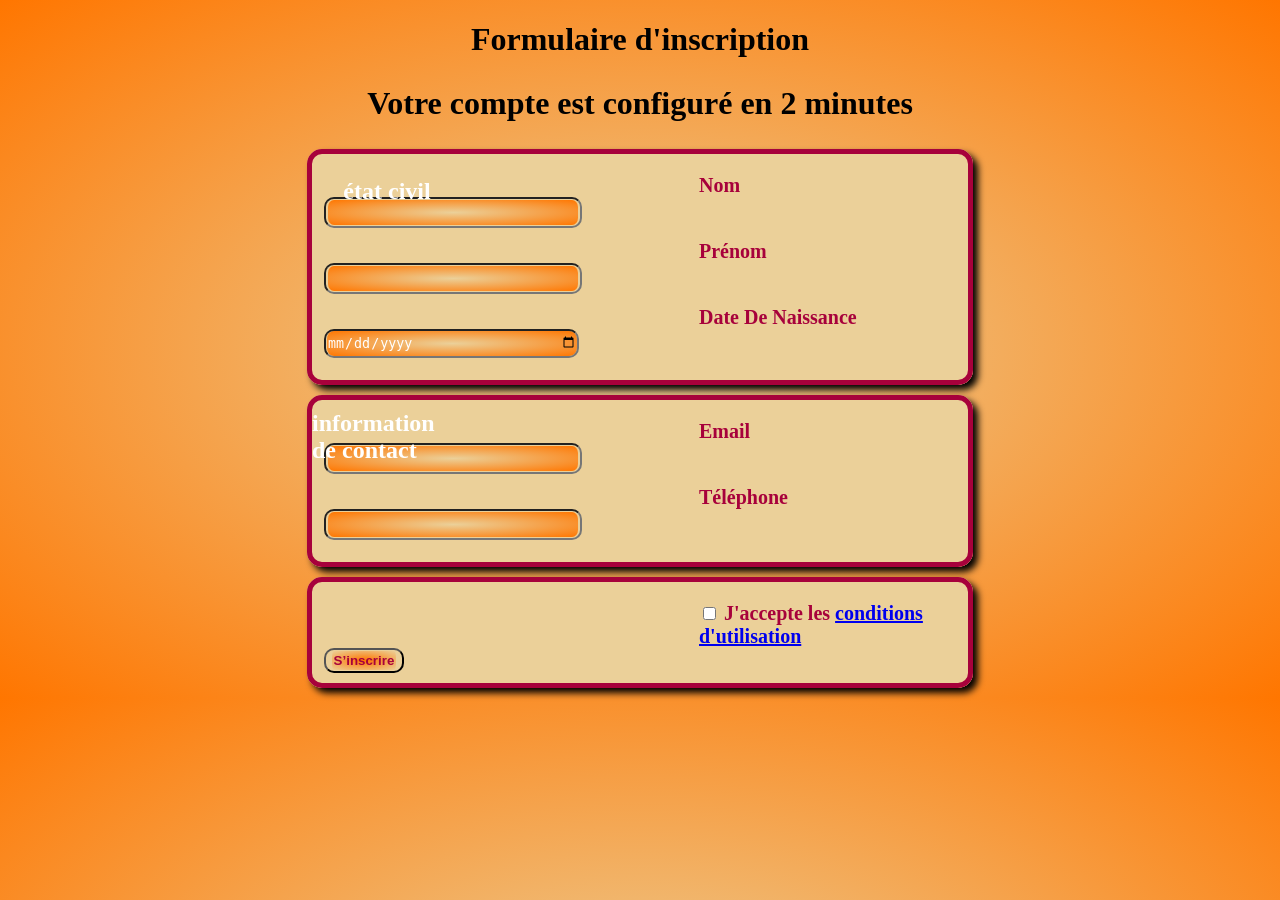
<file: index.html>
<!DOCTYPE html>
<html lang="fr-FR">

<head>
    <meta charset="UTF-8">
    <meta name="viewport" content="width=device-width, initial-scale=1.0">
    <title>Mon premier formulaire</title>
    <meta name="description" content="apprentissage pedagogie formulaire html">
    <link rel="stylesheet" href="./css/style.css">

</head>

<body>
    <h1>Formulaire d'inscription</h1>
    <h2>Votre compte est configuré en 2 minutes</h2>
    <form action="index.html" method="GET" enctype="application/x-www-form-urlencoded">
        <fieldset>
            <legend>état civil</legend>
            <div class="formul"><label for="lastname">Nom</label><input type="text" name="lastname" id="lastname"></div>
            <div class="formul"><label for="firstname">Prénom</label><input type="text" name="firstname" id="firstname">
            </div>
            <div class="formul"><label for="birthday">Date De Naissance</label><input type="date" name="birthday"
                    id="birthday"></div>
        </fieldset>
        <fieldset>
            <legend>information de contact</legend>
            <div class="formul"><label for="courrier">Email</label><input type="email" name="courrier" id="courrier">
            </div>
            <div class="formul"><label for="telephone">Téléphone</label><input type="tel" name="telephone"
                    id="telephone"></div>
        </fieldset>
        <fieldset id="validation">


            <label for="conditions" style="width: auto;">
                <input type="checkbox" id="conditions" name="conditions" required>
                J'accepte les <a href="./condition_util.html" target="_blank">conditions d'utilisation</a>
            </label>
            </div>

            <div>
                <input type="submit" value="S’inscrire">
            </div>

        </fieldset>


    </form>
</body>

</html>
</file>
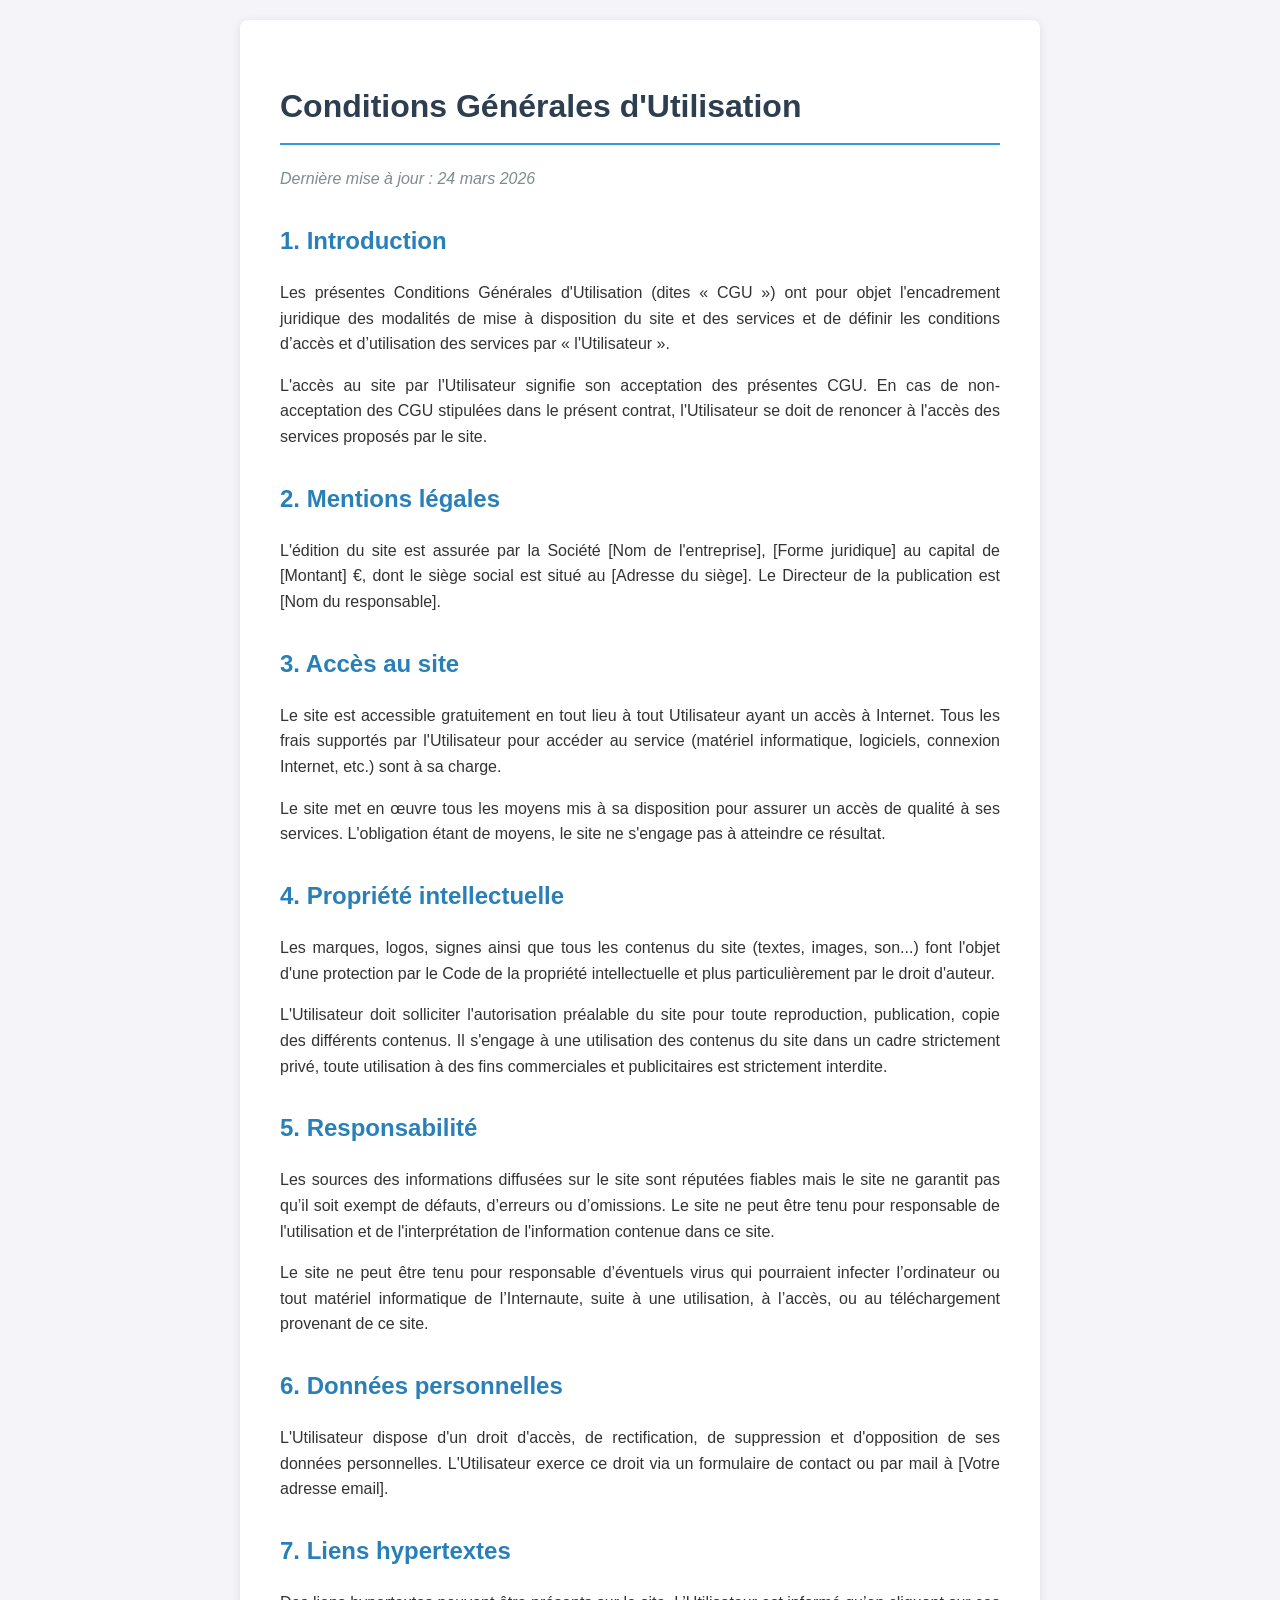
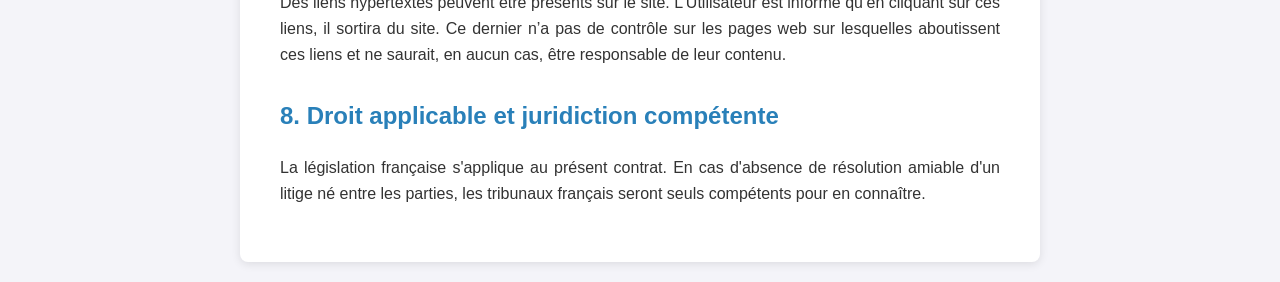
<file: condition_util.html>
<!DOCTYPE html>
<html lang="fr-FR">
<head>
    <meta charset="UTF-8">
    <meta name="viewport" content="width=device-width, initial-scale=1.0">
    <title>Conditions Générales d'Utilisation</title>
    <style>
        body {
            font-family: 'Segoe UI', Tahoma, Geneva, Verdana, sans-serif;
            line-height: 1.6;
            color: #333;
            max-width: 800px;
            margin: 0 auto;
            padding: 20px;
            background-color: #f4f4f9;
        }
        .container {
            background: #fff;
            padding: 40px;
            border-radius: 8px;
            box-shadow: 0 2px 10px rgba(0,0,0,0.1);
        }
        h1 { color: #2c3e50; border-bottom: 2px solid #3498db; padding-bottom: 10px; }
        h2 { color: #2980b9; margin-top: 30px; }
        p { margin-bottom: 15px; text-align: justify; }
        .last-update { font-style: italic; color: #7f8c8d; }
    </style>
</head>
<body>

<div class="container">
    <h1>Conditions Générales d'Utilisation</h1>
    <p class="last-update">Dernière mise à jour : 24 mars 2026</p>

    <section>
        <h2>1. Introduction</h2>
        <p>Les présentes Conditions Générales d'Utilisation (dites « CGU ») ont pour objet l'encadrement juridique des modalités de mise à disposition du site et des services et de définir les conditions d’accès et d’utilisation des services par « l'Utilisateur ».</p>
        <p>L'accès au site par l'Utilisateur signifie son acceptation des présentes CGU. En cas de non-acceptation des CGU stipulées dans le présent contrat, l'Utilisateur se doit de renoncer à l'accès des services proposés par le site.</p>
    </section>

    <section>
        <h2>2. Mentions légales</h2>
        <p>L'édition du site est assurée par la Société [Nom de l'entreprise], [Forme juridique] au capital de [Montant] €, dont le siège social est situé au [Adresse du siège]. Le Directeur de la publication est [Nom du responsable].</p>
    </section>

    <section>
        <h2>3. Accès au site</h2>
        <p>Le site est accessible gratuitement en tout lieu à tout Utilisateur ayant un accès à Internet. Tous les frais supportés par l'Utilisateur pour accéder au service (matériel informatique, logiciels, connexion Internet, etc.) sont à sa charge.</p>
        <p>Le site met en œuvre tous les moyens mis à sa disposition pour assurer un accès de qualité à ses services. L'obligation étant de moyens, le site ne s'engage pas à atteindre ce résultat.</p>
    </section>

    <section>
        <h2>4. Propriété intellectuelle</h2>
        <p>Les marques, logos, signes ainsi que tous les contenus du site (textes, images, son...) font l'objet d'une protection par le Code de la propriété intellectuelle et plus particulièrement par le droit d'auteur.</p>
        <p>L'Utilisateur doit solliciter l'autorisation préalable du site pour toute reproduction, publication, copie des différents contenus. Il s'engage à une utilisation des contenus du site dans un cadre strictement privé, toute utilisation à des fins commerciales et publicitaires est strictement interdite.</p>
    </section>

    <section>
        <h2>5. Responsabilité</h2>
        <p>Les sources des informations diffusées sur le site sont réputées fiables mais le site ne garantit pas qu’il soit exempt de défauts, d’erreurs ou d’omissions. Le site ne peut être tenu pour responsable de l'utilisation et de l'interprétation de l'information contenue dans ce site.</p>
        <p>Le site ne peut être tenu pour responsable d’éventuels virus qui pourraient infecter l’ordinateur ou tout matériel informatique de l’Internaute, suite à une utilisation, à l’accès, ou au téléchargement provenant de ce site.</p>
    </section>

    <section>
        <h2>6. Données personnelles</h2>
        <p>L'Utilisateur dispose d'un droit d'accès, de rectification, de suppression et d'opposition de ses données personnelles. L'Utilisateur exerce ce droit via un formulaire de contact ou par mail à [Votre adresse email].</p>
    </section>

    <section>
        <h2>7. Liens hypertextes</h2>
        <p>Des liens hypertextes peuvent être présents sur le site. L’Utilisateur est informé qu’en cliquant sur ces liens, il sortira du site. Ce dernier n’a pas de contrôle sur les pages web sur lesquelles aboutissent ces liens et ne saurait, en aucun cas, être responsable de leur contenu.</p>
    </section>

    <section>
        <h2>8. Droit applicable et juridiction compétente</h2>
        <p>La législation française s'applique au présent contrat. En cas d'absence de résolution amiable d'un litige né entre les parties, les tribunaux français seront seuls compétents pour en connaître.</p>
    </section>
</div>

</body>
</html>
</file>
<file: css/style.css>
fieldset {
    background-color: #EBD099;
    border-radius: 15px;
    margin: 10px;
    border: 5px solid #A7013B;
    box-shadow: 5px 5px 7px rgba(0, 0, 0, 1) ;
    width: 50%;
    margin-left: auto;
    margin-right: auto;
    padding-top: 20px; /* Espace pour ne pas coller à la légende */
    position: relative; /* Important pour placer la légende */


}
input[type='text'],input[type='date'],input[type='email'],input[type='tel']{
   background: content-box radial-gradient(#EBD099,#FF7600);
    /* background-color: #FF7600; */
    color: white;
     border-radius: 10px;
     height: 25px;
     width:250px;

}
input[type='submit']{
    background: content-box radial-gradient(#FF7600,#EBD099);
    border-radius: 10px;
    font-weight: bold;
    color: #A7013B;
    width:80px;
    height: 25px;
}


label {
    display: inline-block;
    font-weight: bold;
    margin-left: 375px;
    width: 175px;
     color: #A7013B;
     font-weight: bold;
     font-size: 20px;

}
 .id validation {
 margin-left: 150px ;
}

.formul {
    margin: 0px 0px 12px 0px;
    color: #FF7600;
}

h1,
h2 {
    text-align: center;
    font-weight: bold;
    color: black;
    font-size: xx-large;
}

body {
   
    background: content-box radial-gradient(#EBD099,#FF7600);
    
    /* background-repeat: no-repeat; */
}

legend {
    position: absolute;
    top: 0;
    left: 0;
    /* 1. On retire le style par défaut */
    padding: 0;
    font-weight: bold;
    font-size: x-large;
     border-image-slice: 0;
     border-image-repeat: stretch ;
    

    /* 2. On définit la taille de la zone de l'image */
    width: 150px;
    /* À ajuster selon ton image */
    height: 75px;
    /* À ajuster selon ton image */

    /* 3. L'image en arrière-plan */
    background-image: url('https://natra.com/wp-content/uploads/ico-contact-headquarters.svg');
    background-repeat: no-repeat;

    /* 4. On récupère la partie précise de l'image (le cadre) */
    /* background-position: x y; (ex: -10px -50px) */
    background-position: center;
    background-size: cover;
    /* Ou 'contain' selon le fichier */

    /* 5. Centrage du texte dans le cadre image */
    display: flex;
    align-items: center;
    justify-content: center;

    /* Optionnel : ajuster la position par rapport au fieldset */
    margin-left: 0px;
    border-radius: 10px;
    margin-right: auto;
    font-weight: bold;
    color: white;
}
</file>
